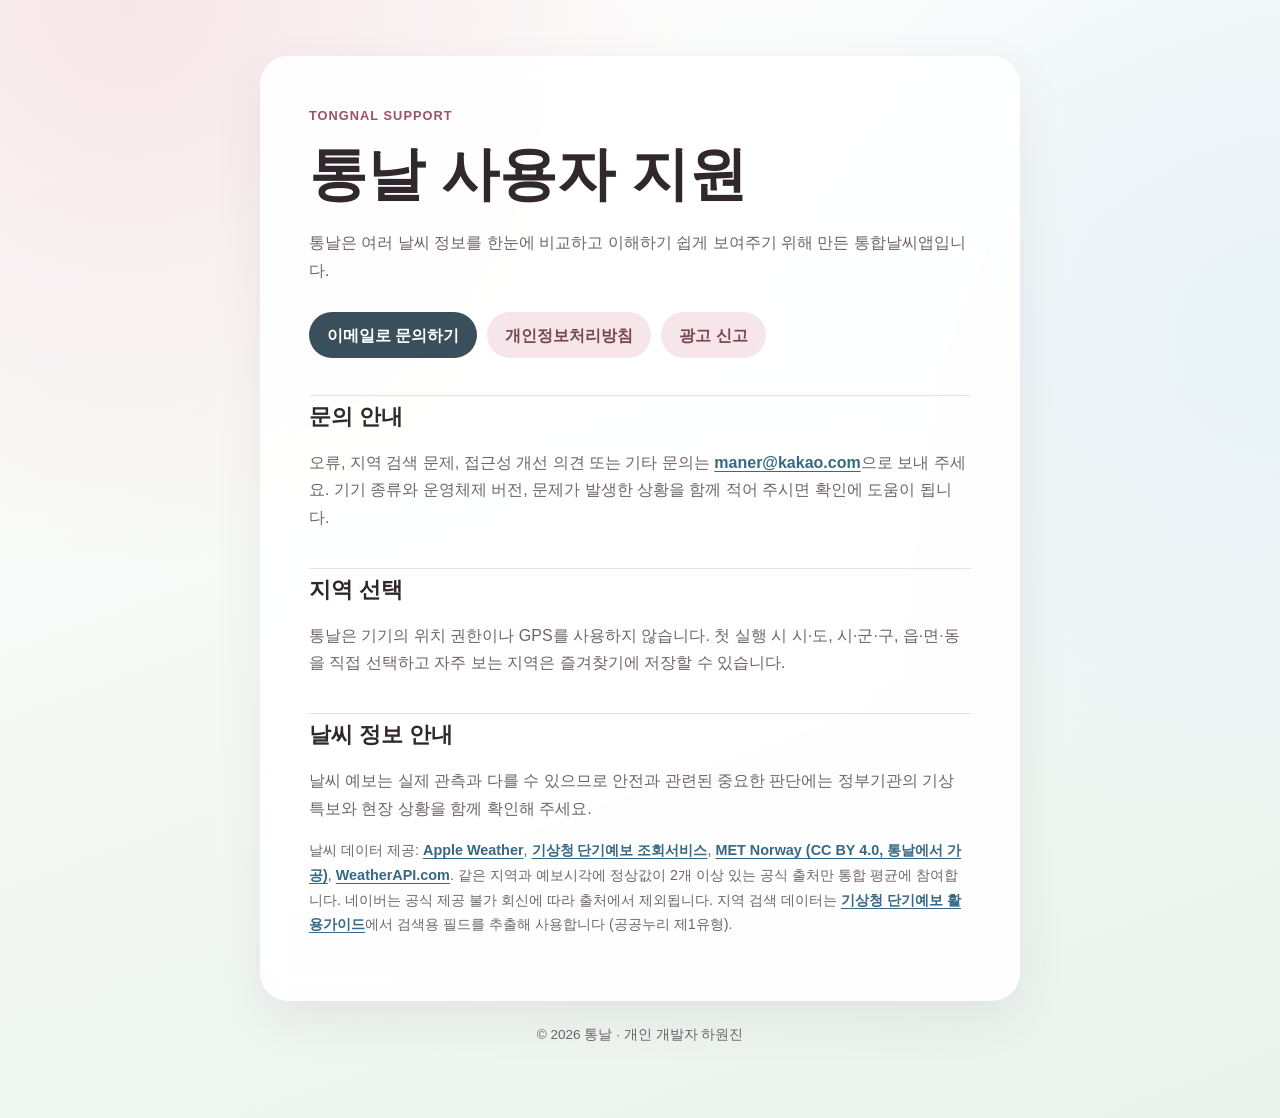
<file: index.html>
<!doctype html>
<html lang="ko">
  <head>
    <meta charset="utf-8" />
    <meta name="viewport" content="width=device-width, initial-scale=1" />
    <meta name="description" content="통합날씨앱 통날 사용자 지원" />
    <title>통날 사용자 지원</title>
    <link rel="stylesheet" href="styles.css" />
  </head>
  <body>
    <main>
      <section class="card">
        <div class="eyebrow">TONGNAL SUPPORT</div>
        <h1>통날 사용자 지원</h1>
        <p>
          통날은 여러 날씨 정보를 한눈에 비교하고 이해하기 쉽게 보여주기 위해
          만든 통합날씨앱입니다.
        </p>

        <div class="actions">
          <a class="button" href="mailto:maner@kakao.com">이메일로 문의하기</a>
          <a class="button secondary" href="privacy.html">개인정보처리방침</a>
          <a
            class="button secondary"
            href="mailto:maner@kakao.com?subject=%ED%86%B5%EB%82%A0%20%EA%B4%91%EA%B3%A0%20%EC%8B%A0%EA%B3%A0"
          >
            광고 신고
          </a>
        </div>

        <h2>문의 안내</h2>
        <p>
          오류, 지역 검색 문제, 접근성 개선 의견 또는 기타 문의는
          <a href="mailto:maner@kakao.com">maner@kakao.com</a>으로 보내 주세요.
          기기 종류와 운영체제 버전, 문제가 발생한 상황을 함께 적어 주시면 확인에
          도움이 됩니다.
        </p>

        <h2>지역 선택</h2>
        <p>
          통날은 기기의 위치 권한이나 GPS를 사용하지 않습니다. 첫 실행 시 시·도,
          시·군·구, 읍·면·동을 직접 선택하고 자주 보는 지역은 즐겨찾기에 저장할 수
          있습니다.
        </p>

        <h2>날씨 정보 안내</h2>
        <p>
          날씨 예보는 실제 관측과 다를 수 있으므로 안전과 관련된 중요한 판단에는
          정부기관의 기상 특보와 현장 상황을 함께 확인해 주세요.
        </p>
        <p class="meta">
          날씨 데이터 제공:
          <a href="https://weatherkit.apple.com/legal-attribution.html" rel="external">Apple Weather</a>,
          <a href="https://www.data.go.kr/data/15084084/openapi.do" rel="external">기상청 단기예보 조회서비스</a>,
          <a href="https://www.met.no/en/free-meteorological-data/Licensing-and-crediting" rel="external">MET Norway (CC BY 4.0, 통날에서 가공)</a>,
          <a href="https://www.weatherapi.com/" rel="external">WeatherAPI.com</a>.
          같은 지역과 예보시각에 정상값이 2개 이상 있는 공식 출처만 통합 평균에
          참여합니다. 네이버는 공식 제공 불가 회신에 따라 출처에서 제외됩니다.
          지역 검색 데이터는
          <a href="https://www.data.go.kr/data/15084084/openapi.do" rel="external">기상청 단기예보 활용가이드</a>에서
          검색용 필드를 추출해 사용합니다 (공공누리 제1유형).
        </p>
      </section>
      <footer>© 2026 통날 · 개인 개발자 하원진</footer>
    </main>
  </body>
</html>
</file>
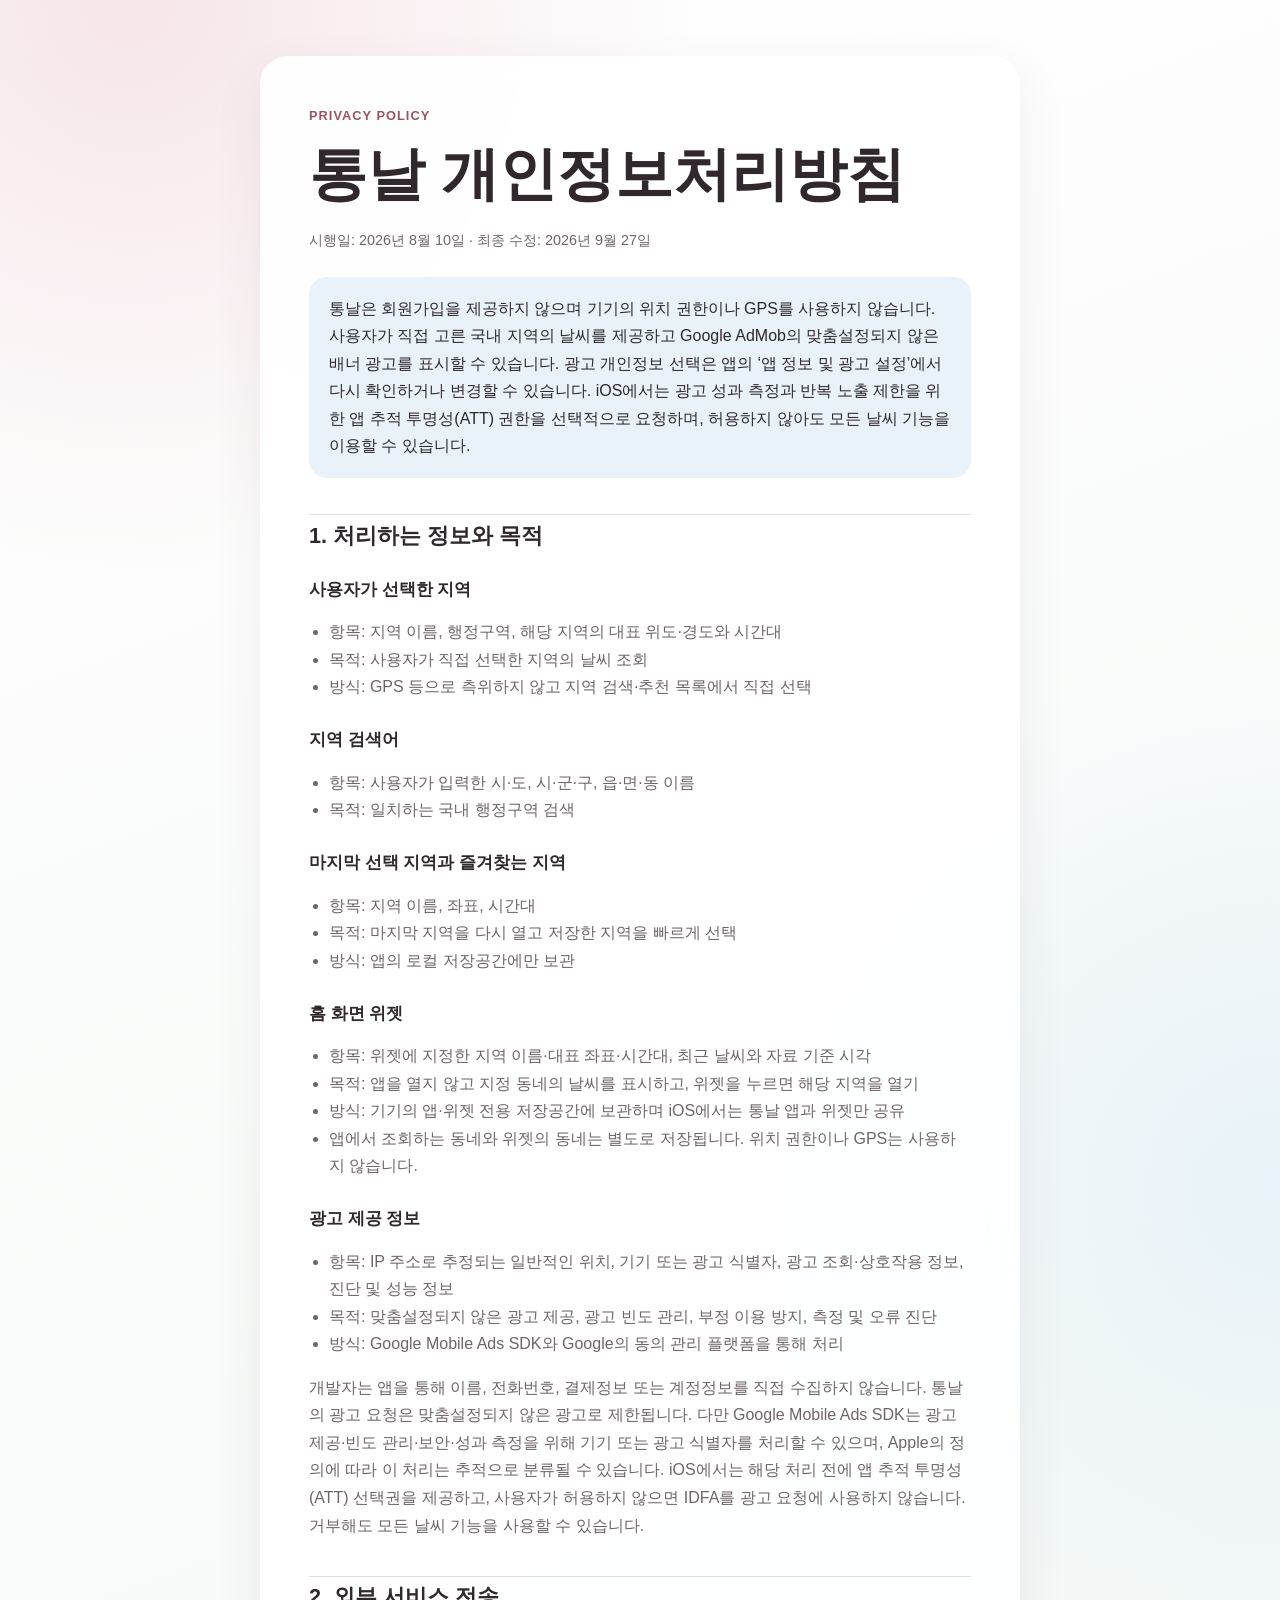
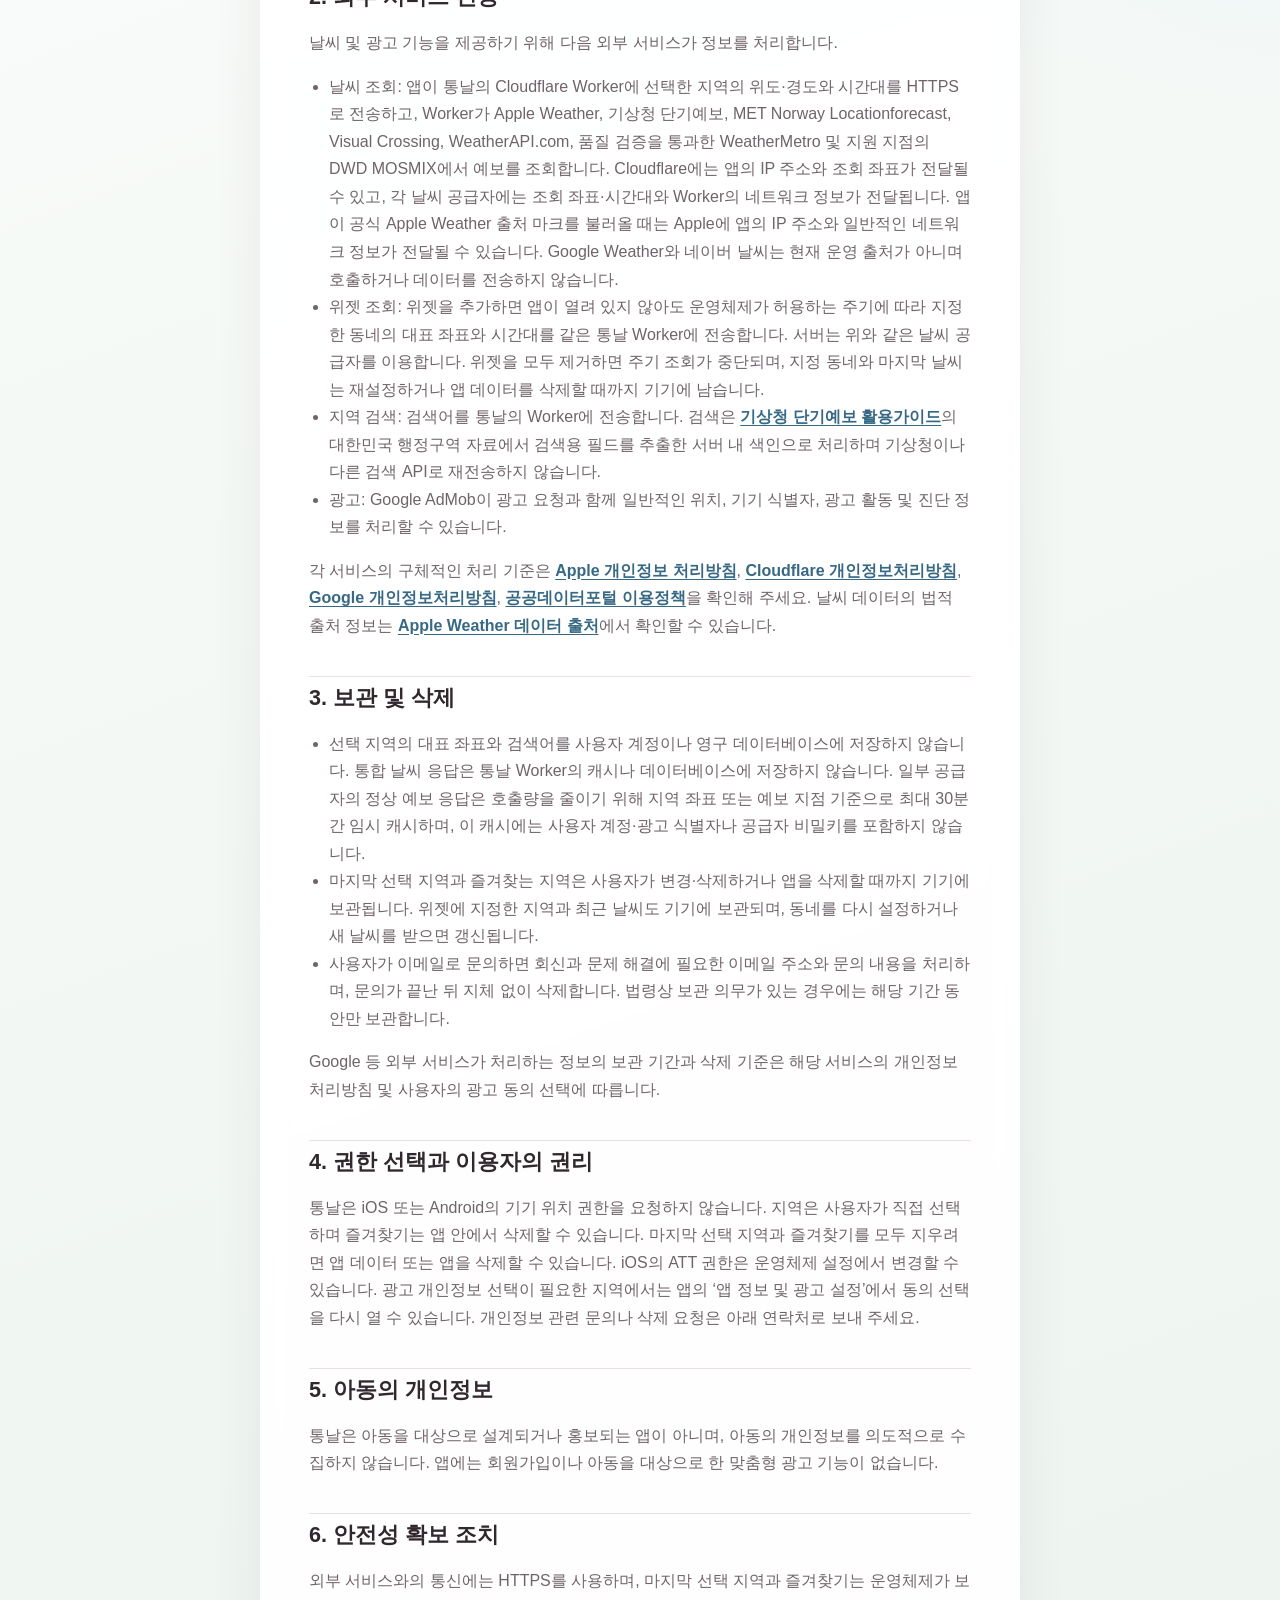
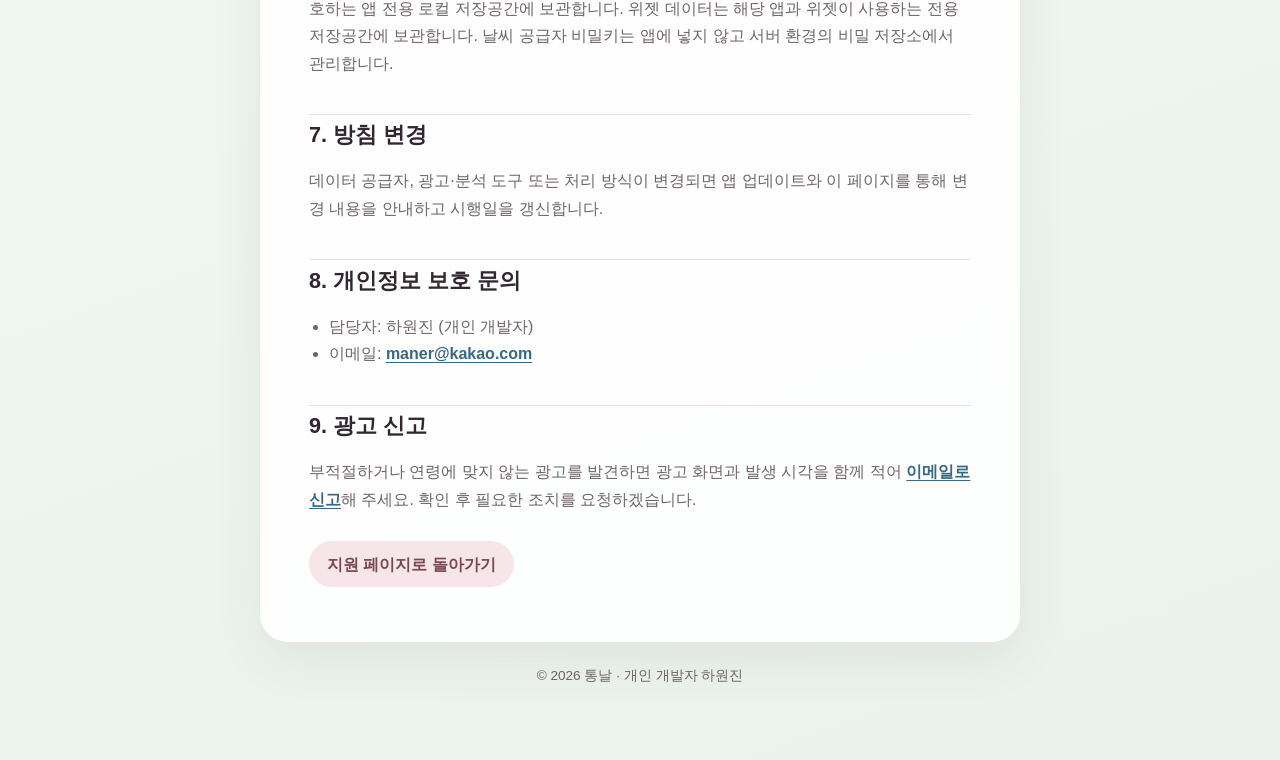
<file: privacy.html>
<!doctype html>
<html lang="ko">
  <head>
    <meta charset="utf-8" />
    <meta name="viewport" content="width=device-width, initial-scale=1" />
    <meta name="description" content="통합날씨앱 통날 개인정보처리방침" />
    <title>통날 개인정보처리방침</title>
    <link rel="stylesheet" href="styles.css" />
  </head>
  <body>
    <main>
      <article class="card">
        <div class="eyebrow">PRIVACY POLICY</div>
        <h1>통날 개인정보처리방침</h1>
        <p class="meta">시행일: 2026년 8월 10일 · 최종 수정: 2026년 9월 27일</p>

        <div class="notice">
          통날은 회원가입을 제공하지 않으며 기기의 위치 권한이나 GPS를 사용하지
          않습니다. 사용자가 직접 고른 국내 지역의 날씨를 제공하고 Google
          AdMob의 맞춤설정되지 않은 배너 광고를 표시할 수 있습니다. 광고 개인정보
          선택은 앱의 ‘앱 정보 및 광고 설정’에서 다시 확인하거나 변경할 수 있습니다.
          iOS에서는 광고 성과 측정과 반복 노출 제한을 위한 앱 추적 투명성(ATT)
          권한을 선택적으로 요청하며, 허용하지 않아도 모든 날씨 기능을 이용할 수
          있습니다.
        </div>

        <h2>1. 처리하는 정보와 목적</h2>
        <h3>사용자가 선택한 지역</h3>
        <ul>
          <li>항목: 지역 이름, 행정구역, 해당 지역의 대표 위도·경도와 시간대</li>
          <li>목적: 사용자가 직접 선택한 지역의 날씨 조회</li>
          <li>방식: GPS 등으로 측위하지 않고 지역 검색·추천 목록에서 직접 선택</li>
        </ul>
        <h3>지역 검색어</h3>
        <ul>
          <li>항목: 사용자가 입력한 시·도, 시·군·구, 읍·면·동 이름</li>
          <li>목적: 일치하는 국내 행정구역 검색</li>
        </ul>
        <h3>마지막 선택 지역과 즐겨찾는 지역</h3>
        <ul>
          <li>항목: 지역 이름, 좌표, 시간대</li>
          <li>목적: 마지막 지역을 다시 열고 저장한 지역을 빠르게 선택</li>
          <li>방식: 앱의 로컬 저장공간에만 보관</li>
        </ul>
        <h3>홈 화면 위젯</h3>
        <ul>
          <li>항목: 위젯에 지정한 지역 이름·대표 좌표·시간대, 최근 날씨와 자료 기준 시각</li>
          <li>목적: 앱을 열지 않고 지정 동네의 날씨를 표시하고, 위젯을 누르면 해당 지역을 열기</li>
          <li>방식: 기기의 앱·위젯 전용 저장공간에 보관하며 iOS에서는 통날 앱과 위젯만 공유</li>
          <li>앱에서 조회하는 동네와 위젯의 동네는 별도로 저장됩니다. 위치 권한이나 GPS는 사용하지 않습니다.</li>
        </ul>
        <h3>광고 제공 정보</h3>
        <ul>
          <li>
            항목: IP 주소로 추정되는 일반적인 위치, 기기 또는 광고 식별자, 광고
            조회·상호작용 정보, 진단 및 성능 정보
          </li>
          <li>
            목적: 맞춤설정되지 않은 광고 제공, 광고 빈도 관리, 부정 이용 방지,
            측정 및 오류 진단
          </li>
          <li>
            방식: Google Mobile Ads SDK와 Google의 동의 관리 플랫폼을 통해 처리
          </li>
        </ul>
        <p>
          개발자는 앱을 통해 이름, 전화번호, 결제정보 또는 계정정보를 직접
          수집하지 않습니다. 통날의 광고 요청은 맞춤설정되지 않은 광고로 제한됩니다.
          다만 Google Mobile Ads SDK는 광고 제공·빈도 관리·보안·성과 측정을 위해
          기기 또는 광고 식별자를 처리할 수 있으며, Apple의 정의에 따라 이 처리는
          추적으로 분류될 수 있습니다. iOS에서는 해당 처리 전에 앱 추적
          투명성(ATT) 선택권을 제공하고, 사용자가 허용하지 않으면 IDFA를 광고 요청에
          사용하지 않습니다. 거부해도 모든 날씨 기능을 사용할 수 있습니다.
        </p>

        <h2>2. 외부 서비스 전송</h2>
        <p>
          날씨 및 광고 기능을 제공하기 위해 다음 외부 서비스가 정보를 처리합니다.
        </p>
        <ul>
          <li>
            날씨 조회: 앱이 통날의 Cloudflare Worker에 선택한 지역의 위도·경도와
            시간대를 HTTPS로 전송하고, Worker가 Apple Weather, 기상청 단기예보,
            MET Norway Locationforecast, Visual Crossing, WeatherAPI.com,
            품질 검증을 통과한 WeatherMetro 및 지원 지점의 DWD MOSMIX에서 예보를 조회합니다. Cloudflare에는 앱의 IP 주소와
            조회 좌표가 전달될 수 있고, 각 날씨 공급자에는 조회 좌표·시간대와
            Worker의 네트워크 정보가 전달됩니다. 앱이 공식 Apple Weather 출처
            마크를 불러올 때는 Apple에 앱의 IP 주소와 일반적인 네트워크 정보가
            전달될 수 있습니다. Google Weather와 네이버 날씨는 현재 운영 출처가
            아니며 호출하거나 데이터를 전송하지 않습니다.
          </li>
          <li>
            위젯 조회: 위젯을 추가하면 앱이 열려 있지 않아도 운영체제가 허용하는 주기에 따라
            지정한 동네의 대표 좌표와 시간대를 같은 통날 Worker에 전송합니다. 서버는 위와
            같은 날씨 공급자를 이용합니다. 위젯을 모두 제거하면 주기 조회가 중단되며,
            지정 동네와 마지막 날씨는 재설정하거나 앱 데이터를 삭제할 때까지 기기에 남습니다.
          </li>
          <li>
            지역 검색: 검색어를 통날의 Worker에 전송합니다. 검색은
            <a href="https://www.data.go.kr/data/15084084/openapi.do" rel="external">기상청 단기예보 활용가이드</a>의
            대한민국 행정구역 자료에서 검색용 필드를 추출한 서버 내 색인으로
            처리하며 기상청이나 다른 검색 API로 재전송하지 않습니다.
          </li>
          <li>
            광고: Google AdMob이 광고 요청과 함께 일반적인 위치, 기기 식별자,
            광고 활동 및 진단 정보를 처리할 수 있습니다.
          </li>
        </ul>
        <p>
          각 서비스의 구체적인 처리 기준은
          <a href="https://www.apple.com/legal/privacy/" rel="external">Apple 개인정보 처리방침</a>,
          <a href="https://www.cloudflare.com/privacypolicy/" rel="external">Cloudflare 개인정보처리방침</a>,
          <a href="https://policies.google.com/privacy" rel="external">Google 개인정보처리방침</a>,
          <a href="https://www.data.go.kr/ugs/selectPortalPolicyView.do" rel="external">공공데이터포털 이용정책</a>을
          확인해 주세요. 날씨 데이터의 법적 출처 정보는
          <a href="https://weatherkit.apple.com/legal-attribution.html" rel="external">Apple Weather 데이터 출처</a>에서
          확인할 수 있습니다.
        </p>

        <h2>3. 보관 및 삭제</h2>
        <ul>
          <li>
            선택 지역의 대표 좌표와 검색어를 사용자 계정이나 영구 데이터베이스에
            저장하지 않습니다. 통합 날씨 응답은 통날 Worker의 캐시나
            데이터베이스에 저장하지 않습니다. 일부 공급자의 정상 예보 응답은 호출량을
            줄이기 위해 지역 좌표 또는 예보 지점 기준으로 최대 30분간 임시 캐시하며,
            이 캐시에는 사용자 계정·광고 식별자나 공급자 비밀키를 포함하지 않습니다.
          </li>
          <li>
            마지막 선택 지역과 즐겨찾는 지역은 사용자가 변경·삭제하거나 앱을
            삭제할 때까지 기기에 보관됩니다. 위젯에 지정한 지역과 최근 날씨도 기기에
            보관되며, 동네를 다시 설정하거나 새 날씨를 받으면 갱신됩니다.
          </li>
          <li>
            사용자가 이메일로 문의하면 회신과 문제 해결에 필요한 이메일 주소와
            문의 내용을 처리하며, 문의가 끝난 뒤 지체 없이 삭제합니다. 법령상
            보관 의무가 있는 경우에는 해당 기간 동안만 보관합니다.
          </li>
        </ul>
        <p>
          Google 등 외부 서비스가 처리하는 정보의 보관 기간과 삭제 기준은 해당
          서비스의 개인정보처리방침 및 사용자의 광고 동의 선택에 따릅니다.
        </p>

        <h2>4. 권한 선택과 이용자의 권리</h2>
        <p>
          통날은 iOS 또는 Android의 기기 위치 권한을 요청하지 않습니다. 지역은
          사용자가 직접 선택하며 즐겨찾기는 앱 안에서 삭제할 수 있습니다. 마지막
          선택 지역과 즐겨찾기를 모두 지우려면 앱 데이터 또는 앱을 삭제할 수
          있습니다. iOS의 ATT 권한은 운영체제 설정에서 변경할 수 있습니다. 광고
          개인정보 선택이 필요한 지역에서는 앱의 ‘앱 정보 및 광고 설정’에서 동의
          선택을 다시 열 수 있습니다. 개인정보 관련 문의나 삭제 요청은 아래
          연락처로 보내 주세요.
        </p>

        <h2>5. 아동의 개인정보</h2>
        <p>
          통날은 아동을 대상으로 설계되거나 홍보되는 앱이 아니며, 아동의
          개인정보를 의도적으로 수집하지 않습니다. 앱에는 회원가입이나 아동을
          대상으로 한 맞춤형 광고 기능이 없습니다.
        </p>

        <h2>6. 안전성 확보 조치</h2>
        <p>
          외부 서비스와의 통신에는 HTTPS를 사용하며, 마지막 선택 지역과 즐겨찾기는
          운영체제가 보호하는 앱 전용 로컬 저장공간에 보관합니다. 위젯 데이터는
          해당 앱과 위젯이 사용하는 전용 저장공간에 보관합니다. 날씨 공급자
          비밀키는 앱에 넣지 않고 서버 환경의 비밀 저장소에서 관리합니다.
        </p>

        <h2>7. 방침 변경</h2>
        <p>
          데이터 공급자, 광고·분석 도구 또는 처리 방식이 변경되면 앱 업데이트와 이
          페이지를 통해 변경 내용을 안내하고 시행일을 갱신합니다.
        </p>

        <h2>8. 개인정보 보호 문의</h2>
        <ul>
          <li>담당자: 하원진 (개인 개발자)</li>
          <li>이메일: <a href="mailto:maner@kakao.com">maner@kakao.com</a></li>
        </ul>

        <h2>9. 광고 신고</h2>
        <p>
          부적절하거나 연령에 맞지 않는 광고를 발견하면 광고 화면과 발생 시각을
          함께 적어
          <a href="mailto:maner@kakao.com?subject=%ED%86%B5%EB%82%A0%20%EA%B4%91%EA%B3%A0%20%EC%8B%A0%EA%B3%A0">이메일로 신고</a>해
          주세요. 확인 후 필요한 조치를 요청하겠습니다.
        </p>

        <div class="actions">
          <a class="button secondary" href="index.html">지원 페이지로 돌아가기</a>
        </div>
      </article>
      <footer>© 2026 통날 · 개인 개발자 하원진</footer>
    </main>
  </body>
</html>
</file>
<file: styles.css>
:root {
  color-scheme: light;
  --ink: #30282d;
  --muted: #6f646a;
  --line: #eadfe3;
  --rose: #f6e5e9;
  --blue: #e8f2f8;
  --sage: #eaf2ec;
  --surface: rgba(255, 255, 255, 0.9);
}

* {
  box-sizing: border-box;
}

body {
  margin: 0;
  color: var(--ink);
  background:
    radial-gradient(circle at 10% 0%, var(--rose), transparent 36rem),
    radial-gradient(circle at 100% 30%, var(--blue), transparent 34rem),
    linear-gradient(160deg, #fff 0%, var(--sage) 100%);
  font-family: -apple-system, BlinkMacSystemFont, "Apple SD Gothic Neo",
    "Noto Sans KR", sans-serif;
  line-height: 1.72;
  min-height: 100vh;
}

main {
  width: min(760px, calc(100% - 32px));
  margin: 0 auto;
  padding: 56px 0 72px;
}

.card {
  background: var(--surface);
  border: 1px solid rgba(255, 255, 255, 0.8);
  border-radius: 28px;
  box-shadow: 0 18px 50px rgba(71, 56, 64, 0.08);
  padding: clamp(24px, 5vw, 48px);
  backdrop-filter: blur(12px);
}

.eyebrow {
  color: #9b5363;
  font-size: 0.8rem;
  font-weight: 800;
  letter-spacing: 0.08em;
}

h1,
h2,
h3 {
  line-height: 1.35;
  margin-top: 1.7em;
}

h1 {
  font-size: clamp(2rem, 8vw, 3.6rem);
  margin: 0.15em 0 0.25em;
}

h2 {
  font-size: 1.35rem;
  padding-top: 0.35rem;
  border-top: 1px solid var(--line);
}

h3 {
  font-size: 1.05rem;
}

p,
li {
  color: var(--muted);
}

ul {
  padding-left: 1.25rem;
}

a {
  color: #376985;
  font-weight: 700;
  text-underline-offset: 0.18em;
}

.actions {
  display: flex;
  flex-wrap: wrap;
  gap: 10px;
  margin: 28px 0 6px;
}

.button {
  display: inline-flex;
  align-items: center;
  min-height: 46px;
  padding: 0 18px;
  border-radius: 999px;
  background: #394f5b;
  color: #fff;
  text-decoration: none;
}

.button.secondary {
  background: var(--rose);
  color: #794653;
}

.meta {
  font-size: 0.9rem;
}

.notice {
  margin: 24px 0;
  padding: 18px 20px;
  border-radius: 18px;
  background: var(--blue);
}

footer {
  text-align: center;
  color: var(--muted);
  font-size: 0.85rem;
  padding-top: 22px;
}

@media (max-width: 480px) {
  main {
    width: min(100% - 20px, 760px);
    padding-top: 20px;
  }

  .card {
    border-radius: 22px;
    padding: 24px 20px 32px;
  }
}
</file>
